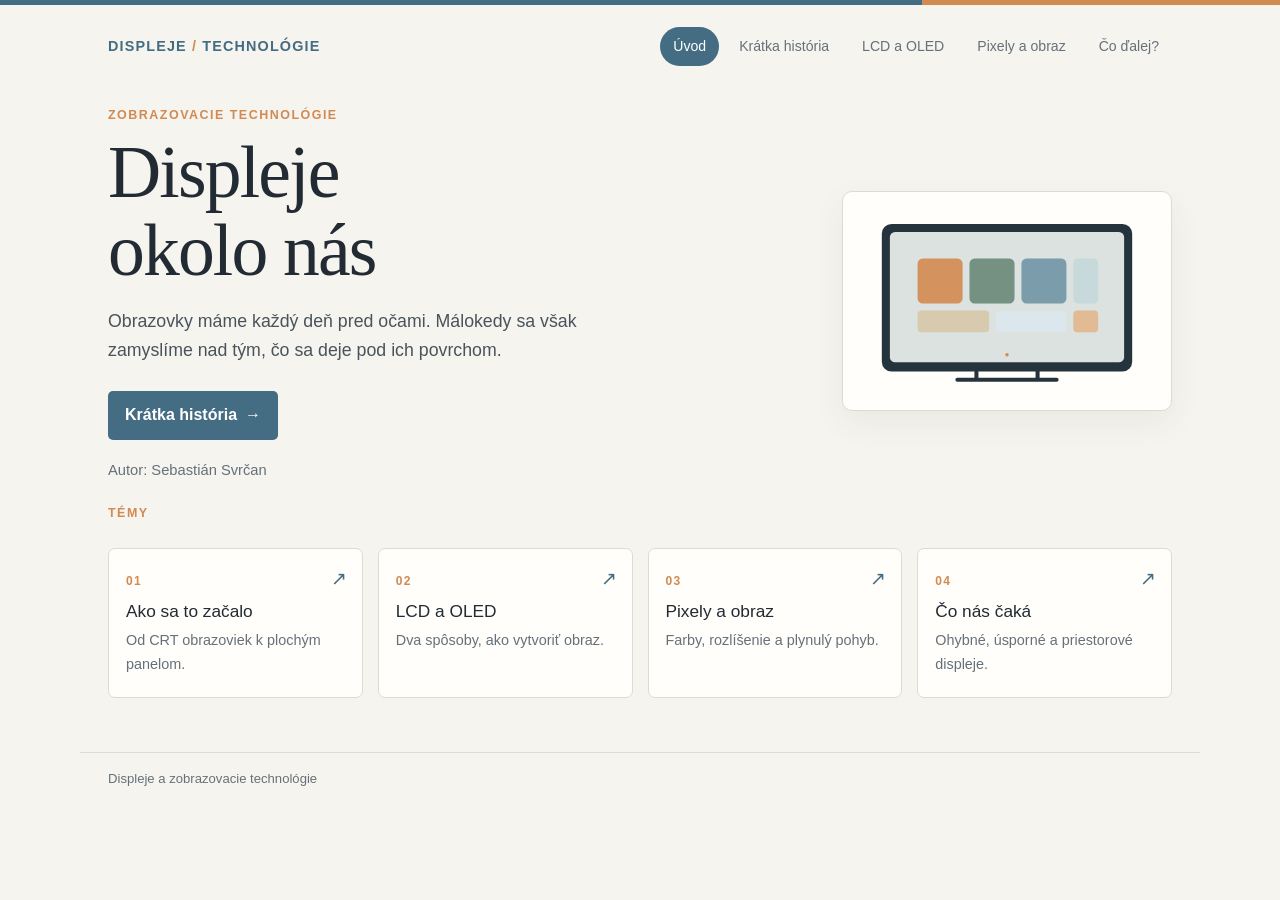
<file: index.html>
<!doctype html>
<html lang="sk"><head><meta charset="utf-8"><meta name="viewport" content="width=device-width,initial-scale=1"><meta name="theme-color" content="#f6f4ef"><title>Displeje a zobrazovacie technológie</title><link rel="stylesheet" href="style.css"></head>
<body><div class="topline"></div><header><a class="brand" href="index.html">Displeje <span>/</span> technológie</a><nav aria-label="Hlavná navigácia"><a class="active" href="index.html">Úvod</a><a href="historia.html">Krátka história</a><a href="technologie.html">LCD a OLED</a><a href="pixely.html">Pixely a obraz</a><a href="buducnost.html">Čo ďalej?</a></nav></header>
<main><section class="hero"><div class="reveal"><p class="eyebrow">Zobrazovacie technológie</p><h1 class="title">Displeje<br>okolo nás</h1><p class="lead">Obrazovky máme každý deň pred očami. Málokedy sa však zamyslíme nad tým, čo sa deje pod ich povrchom.</p><div class="actions"><a class="button" href="historia.html">Krátka história <span aria-hidden="true">→</span></a></div><p class="meta" style="margin-top:18px">Autor: Sebastián Svrčan</p></div>
<div class="visual cover-visual reveal delay" aria-label="Ilustrácia obrazovky s farebnými pixelmi"><svg viewBox="0 0 520 330" role="img" aria-labelledby="coverTitle"><title id="coverTitle">Farebné svetlo na obrazovke</title><rect x="43" y="31" width="434" height="256" rx="17" fill="#25343c"/><rect x="57" y="45" width="406" height="226" rx="9" fill="#e8ece7"/><rect x="57" y="45" width="406" height="226" rx="9" fill="#456d82" opacity=".08"/><g opacity=".93"><rect x="105" y="91" width="78" height="78" rx="9" fill="#d38c55"/><rect x="195" y="91" width="78" height="78" rx="9" fill="#6d8b7b"/><rect x="285" y="91" width="78" height="78" rx="9" fill="#7397a8"/><rect x="375" y="91" width="43" height="78" rx="8" fill="#c7d9dc"/><rect x="105" y="181" width="124" height="38" rx="7" fill="#d8c9ac"/><rect x="241" y="181" width="122" height="38" rx="7" fill="#dce8ed"/><rect x="375" y="181" width="43" height="38" rx="7" fill="#e3b88f"/></g><path d="M207 287v14m106-14v14m-139 0h172" stroke="#25343c" stroke-width="7" stroke-linecap="round"/><circle cx="260" cy="258" r="3" fill="#d18a52"/></svg></div></section>
<section id="mapa"><p class="eyebrow">Témy</p><div class="cards topic-cards"><a class="mini-card" href="historia.html"><span class="card-number">01</span><h3>Ako sa to začalo</h3><p>Od CRT obrazoviek k plochým panelom.</p><span class="card-arrow" aria-hidden="true">↗</span></a><a class="mini-card" href="technologie.html"><span class="card-number">02</span><h3>LCD a OLED</h3><p>Dva spôsoby, ako vytvoriť obraz.</p><span class="card-arrow" aria-hidden="true">↗</span></a><a class="mini-card" href="pixely.html"><span class="card-number">03</span><h3>Pixely a obraz</h3><p>Farby, rozlíšenie a plynulý pohyb.</p><span class="card-arrow" aria-hidden="true">↗</span></a><a class="mini-card" href="buducnost.html"><span class="card-number">04</span><h3>Čo nás čaká</h3><p>Ohybné, úsporné a priestorové displeje.</p><span class="card-arrow" aria-hidden="true">↗</span></a></div></section></main>
<footer class="footer"><p>Displeje a zobrazovacie technológie</p></footer></body></html>
</file>
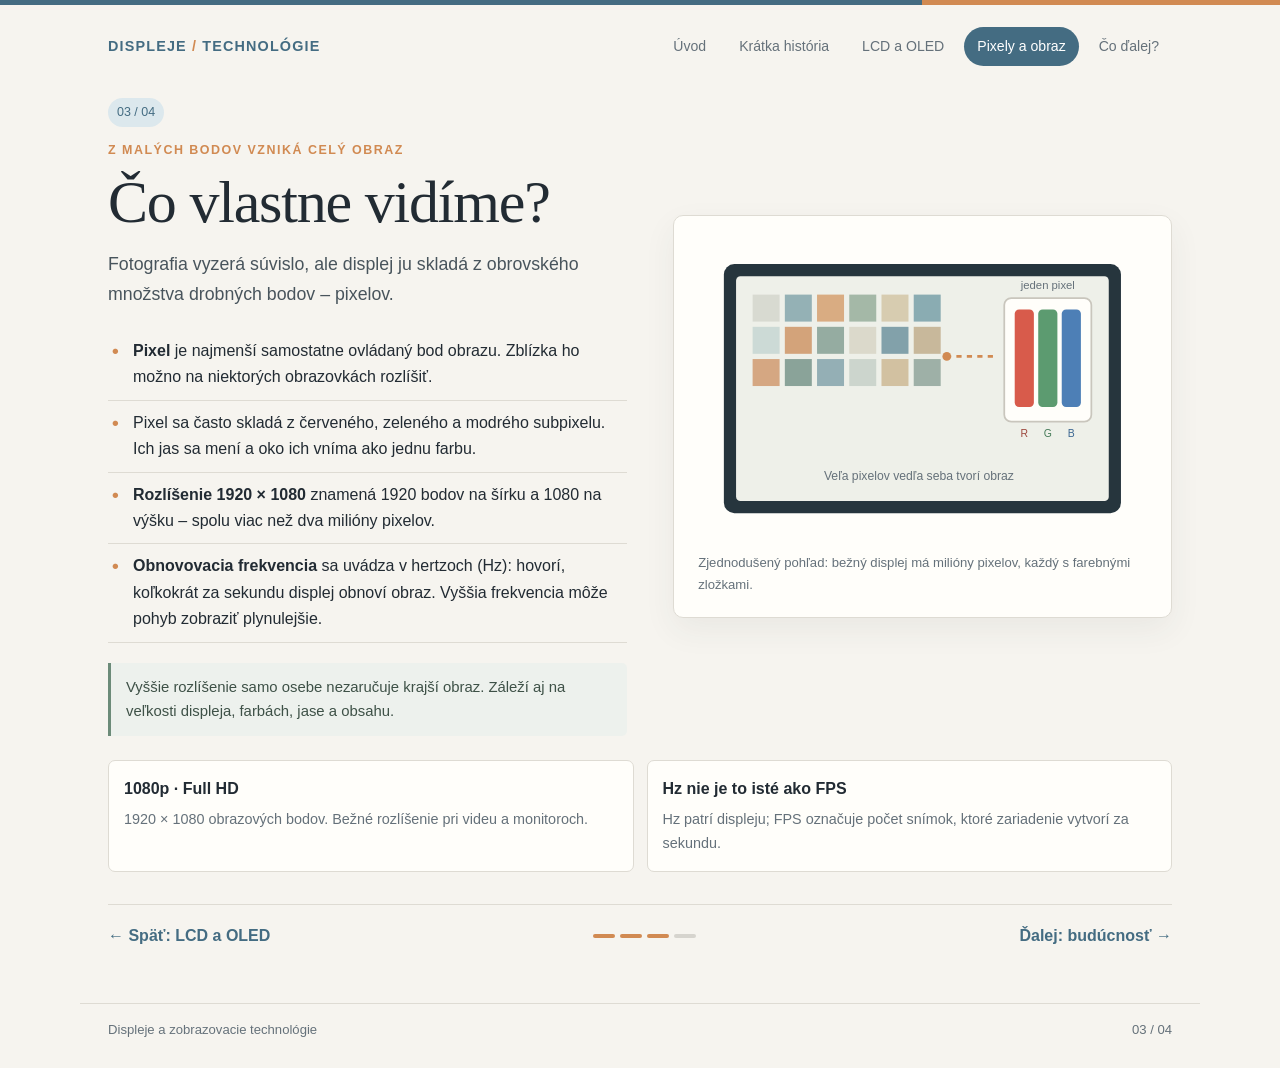
<file: pixely.html>
<!doctype html>
<html lang="sk"><head><meta charset="utf-8"><meta name="viewport" content="width=device-width,initial-scale=1"><title>Pixely a obraz na displeji</title><link rel="stylesheet" href="style.css"></head><body><div class="topline"></div><header><a class="brand" href="index.html">Displeje <span>/</span> technológie</a><nav aria-label="Hlavná navigácia"><a href="index.html">Úvod</a><a href="historia.html">Krátka história</a><a href="technologie.html">LCD a OLED</a><a class="active" href="pixely.html">Pixely a obraz</a><a href="buducnost.html">Čo ďalej?</a></nav></header>
<main><section class="content-grid"><div class="reveal"><span class="section-tag">03 / 04</span><p class="eyebrow">Z malých bodov vzniká celý obraz</p><h1 class="page-title">Čo vlastne vidíme?</h1><p class="lead">Fotografia vyzerá súvislo, ale displej ju skladá z obrovského množstva drobných bodov – pixelov.</p><ul class="points"><li><strong>Pixel</strong> je najmenší samostatne ovládaný bod obrazu. Zblízka ho možno na niektorých obrazovkách rozlíšiť.</li><li>Pixel sa často skladá z červeného, zeleného a modrého subpixelu. Ich jas sa mení a oko ich vníma ako jednu farbu.</li><li><strong>Rozlíšenie 1920 × 1080</strong> znamená 1920 bodov na šírku a 1080 na výšku – spolu viac než dva milióny pixelov.</li><li><strong>Obnovovacia frekvencia</strong> sa uvádza v hertzoch (Hz): hovorí, koľkokrát za sekundu displej obnoví obraz. Vyššia frekvencia môže pohyb zobraziť plynulejšie.</li></ul><div class="fact">Vyššie rozlíšenie samo osebe nezaručuje krajší obraz. Záleží aj na veľkosti displeja, farbách, jase a obsahu.</div><p class="timing">Časť 3 z 4 · Pri sledovaní videa si všímaj, či je pohyb plynulý alebo rozmazaný.</p></div>
<div class="visual reveal delay"><svg viewBox="0 0 520 350" role="img" aria-labelledby="pixelTitle"><title id="pixelTitle">Zväčšený pixel zložený z troch farebných subpixelov</title><rect x="32" y="30" width="456" height="286" rx="12" fill="#26353d"/><rect x="46" y="44" width="428" height="258" rx="5" fill="#eef0e9"/><g opacity=".9"><rect x="65" y="65" width="31" height="31" fill="#d6d8cf"/><rect x="102" y="65" width="31" height="31" fill="#8babb0"/><rect x="139" y="65" width="31" height="31" fill="#d7a577"/><rect x="176" y="65" width="31" height="31" fill="#9cb2a0"/><rect x="213" y="65" width="31" height="31" fill="#d5c9aa"/><rect x="250" y="65" width="31" height="31" fill="#80a5ad"/><rect x="65" y="102" width="31" height="31" fill="#c9d8d4"/><rect x="102" y="102" width="31" height="31" fill="#d19b6f"/><rect x="139" y="102" width="31" height="31" fill="#8ca59a"/><rect x="176" y="102" width="31" height="31" fill="#d9d7c8"/><rect x="213" y="102" width="31" height="31" fill="#7799a4"/><rect x="250" y="102" width="31" height="31" fill="#c4b393"/><rect x="65" y="139" width="31" height="31" fill="#d3a077"/><rect x="102" y="139" width="31" height="31" fill="#809b91"/><rect x="139" y="139" width="31" height="31" fill="#8ba9b0"/><rect x="176" y="139" width="31" height="31" fill="#c9d3ca"/><rect x="213" y="139" width="31" height="31" fill="#d0bc9a"/><rect x="250" y="139" width="31" height="31" fill="#96aaa0"/></g><path d="M287 136h56" stroke="#d18a52" stroke-width="3" stroke-dasharray="6 6"/><circle cx="288" cy="136" r="5" fill="#d18a52"/><rect x="354" y="69" width="100" height="142" rx="8" fill="#fffefa" stroke="#c9c6bd" stroke-width="2"/><text x="404" y="59" text-anchor="middle" fill="#65717a" font-size="13" font-family="Arial">jeden pixel</text><rect x="366" y="82" width="22" height="112" rx="5" fill="#d85b4b"/><rect x="393" y="82" width="22" height="112" rx="5" fill="#5c9b70"/><rect x="420" y="82" width="22" height="112" rx="5" fill="#4d7fb6"/><text x="377" y="229" text-anchor="middle" fill="#9c473d" font-size="12" font-family="Arial">R</text><text x="404" y="229" text-anchor="middle" fill="#477c5a" font-size="12" font-family="Arial">G</text><text x="431" y="229" text-anchor="middle" fill="#3c6792" font-size="12" font-family="Arial">B</text><text x="256" y="278" text-anchor="middle" fill="#65717a" font-size="14" font-family="Arial">Veľa pixelov vedľa seba tvorí obraz</text></svg><p class="caption">Zjednodušený pohľad: bežný displej má milióny pixelov, každý s farebnými zložkami.</p></div></section>
<div class="cards two"><div class="mini-card"><h3>1080p · Full HD</h3><p>1920 × 1080 obrazových bodov. Bežné rozlíšenie pri videu a monitoroch.</p></div><div class="mini-card"><h3>Hz nie je to isté ako FPS</h3><p>Hz patrí displeju; FPS označuje počet snímok, ktoré zariadenie vytvorí za sekundu.</p></div></div>
<details class="talk"><summary>Oporné body na rozprávanie · približne 2 minúty</summary><p>Ukáž na obrázku, že z bežnej vzdialenosti nevidíme samostatné farebné obdĺžniky – oko ich spojí do jedného obrazu. Vysvetli, že pixel je základný bod a červená, zelená a modrá zložka sa miešajú v rôznych pomeroch. Ako príklad použi Full HD: vynásobením 1920 a 1080 získame niečo vyše dva milióny bodov. Potom rozlíš obnovovaciu frekvenciu od snímkovej frekvencie: monitor môže obnovovať obraz napríklad 60-krát za sekundu, ale video alebo hra nemusia vždy dodať 60 nových snímok. Nakoniec pripomeň, že ostrosť závisí aj od veľkosti obrazovky a vzdialenosti, z ktorej sa pozeráme.</p></details><details class="talk"><summary>Rýchla otázka pre triedu</summary><p>Čo bude asi viditeľnejšie zblízka – obraz na veľkom televízore s rovnakým počtom pixelov alebo na malom displeji? (Záleží na hustote pixelov a na tom, ako ďaleko od obrazovky stojíme.)</p></details><div class="pager"><a href="technologie.html">← Späť: LCD a OLED</a><div class="progress" aria-label="Stránka 3 zo 4"><i class="on"></i><i class="on"></i><i class="on"></i><i></i></div><a href="buducnost.html">Ďalej: budúcnosť →</a></div></main><footer class="footer"><p>Displeje a zobrazovacie technológie</p><p>03 / 04</p></footer></body></html>
</file>
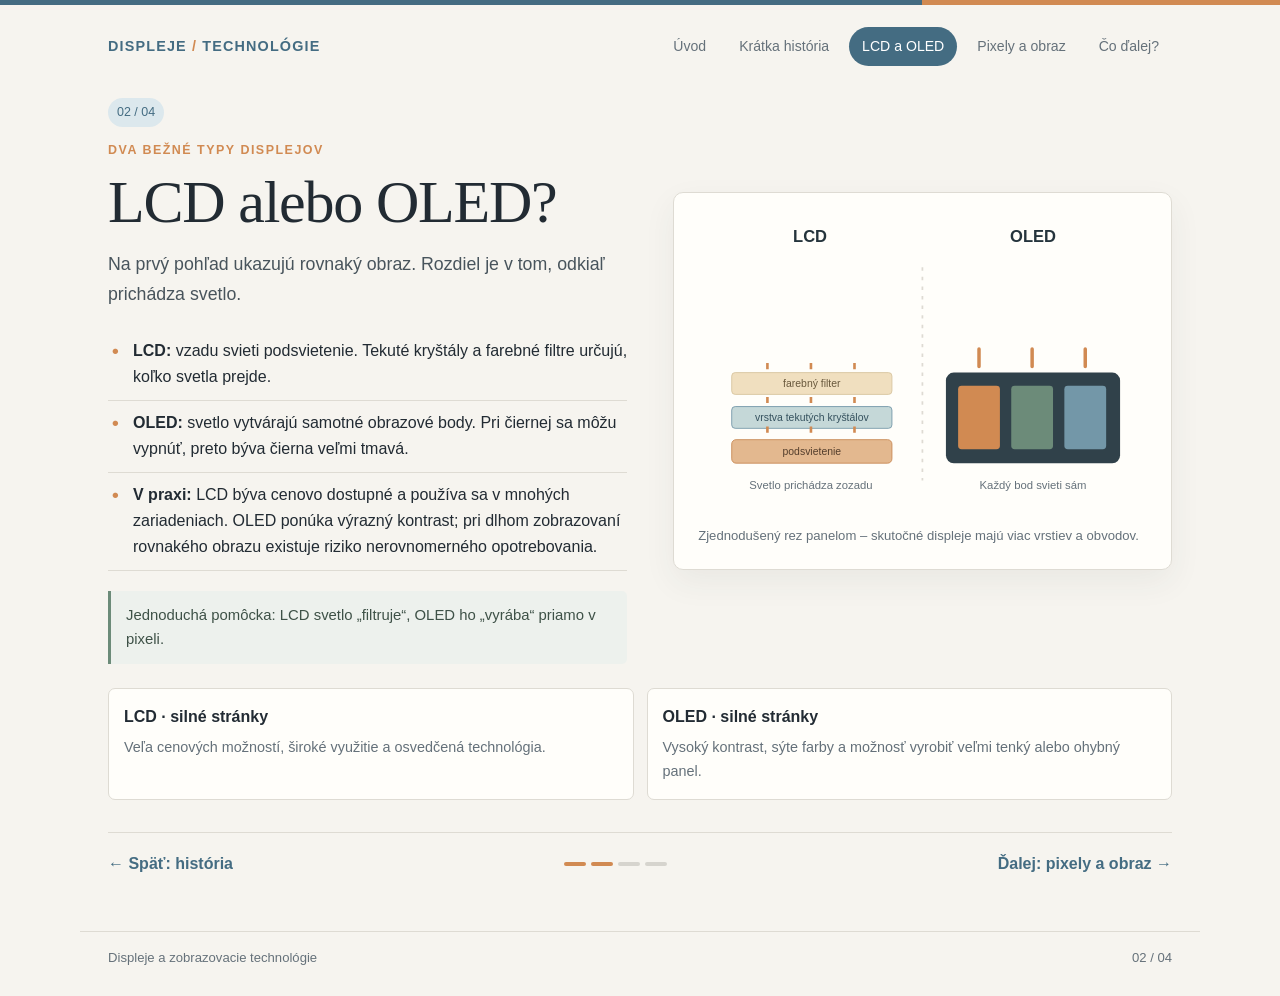
<file: technologie.html>
<!doctype html>
<html lang="sk"><head><meta charset="utf-8"><meta name="viewport" content="width=device-width,initial-scale=1"><title>LCD a OLED – ako fungujú</title><link rel="stylesheet" href="style.css"></head><body><div class="topline"></div><header><a class="brand" href="index.html">Displeje <span>/</span> technológie</a><nav aria-label="Hlavná navigácia"><a href="index.html">Úvod</a><a href="historia.html">Krátka história</a><a class="active" href="technologie.html">LCD a OLED</a><a href="pixely.html">Pixely a obraz</a><a href="buducnost.html">Čo ďalej?</a></nav></header>
<main><section class="content-grid"><div class="reveal"><span class="section-tag">02 / 04</span><p class="eyebrow">Dva bežné typy displejov</p><h1 class="page-title">LCD alebo OLED?</h1><p class="lead">Na prvý pohľad ukazujú rovnaký obraz. Rozdiel je v tom, odkiaľ prichádza svetlo.</p><ul class="points"><li><strong>LCD:</strong> vzadu svieti podsvietenie. Tekuté kryštály a farebné filtre určujú, koľko svetla prejde.</li><li><strong>OLED:</strong> svetlo vytvárajú samotné obrazové body. Pri čiernej sa môžu vypnúť, preto býva čierna veľmi tmavá.</li><li><strong>V praxi:</strong> LCD býva cenovo dostupné a používa sa v mnohých zariadeniach. OLED ponúka výrazný kontrast; pri dlhom zobrazovaní rovnakého obrazu existuje riziko nerovnomerného opotrebovania.</li></ul><div class="fact">Jednoduchá pomôcka: LCD svetlo „filtruje“, OLED ho „vyrába“ priamo v pixeli.</div><p class="timing">Časť 2 z 4 · Ak máš poruke mobil alebo notebook, skús zistiť, aký panel používa.</p></div>
<div class="visual reveal delay"><svg viewBox="0 0 520 345" role="img" aria-labelledby="techTitle"><title id="techTitle">Porovnanie vrstiev LCD a OLED obrazovky</title><text x="131" y="31" text-anchor="middle" fill="#25343c" font-size="19" font-weight="bold" font-family="Arial">LCD</text><text x="387" y="31" text-anchor="middle" fill="#25343c" font-size="19" font-weight="bold" font-family="Arial">OLED</text><rect x="41" y="258" width="184" height="27" rx="5" fill="#e3b88f" stroke="#c88954"/><text x="133" y="276" text-anchor="middle" fill="#543e2c" font-size="12" font-family="Arial">podsvietenie</text><rect x="41" y="220" width="184" height="25" rx="4" fill="#c5d8d8" stroke="#7397a8"/><text x="133" y="237" text-anchor="middle" fill="#35515e" font-size="12" font-family="Arial">vrstva tekutých kryštálov</text><rect x="41" y="181" width="184" height="25" rx="4" fill="#f0dfbf" stroke="#d7c59f"/><text x="133" y="198" text-anchor="middle" fill="#68583c" font-size="12" font-family="Arial">farebný filter</text><path d="M82 250v-7m50 7v-7m50 7v-7" stroke="#d18a52" stroke-width="3"/><path d="M82 216v-7m50 7v-7m50 7v-7" stroke="#d18a52" stroke-width="3"/><path d="M82 177v-7m50 7v-7m50 7v-7" stroke="#d18a52" stroke-width="3"/><rect x="287" y="181" width="200" height="104" rx="9" fill="#30414a"/><g><rect x="301" y="196" width="48" height="73" rx="4" fill="#d18a52"/><rect x="362" y="196" width="48" height="73" rx="4" fill="#6c8b79"/><rect x="423" y="196" width="48" height="73" rx="4" fill="#7397a8"/></g><path d="M325 174v-20m61 20v-20m61 20v-20" stroke="#d18a52" stroke-width="4" stroke-linecap="round"/><text x="387" y="315" text-anchor="middle" fill="#65717a" font-size="13" font-family="Arial">Každý bod svieti sám</text><path d="M260 60v245" stroke="#dedbd3" stroke-width="2" stroke-dasharray="4 7"/><text x="132" y="315" text-anchor="middle" fill="#65717a" font-size="13" font-family="Arial">Svetlo prichádza zozadu</text></svg><p class="caption">Zjednodušený rez panelom – skutočné displeje majú viac vrstiev a obvodov.</p></div></section>
<div class="cards two"><div class="mini-card"><h3>LCD · silné stránky</h3><p>Veľa cenových možností, široké využitie a osvedčená technológia.</p></div><div class="mini-card"><h3>OLED · silné stránky</h3><p>Vysoký kontrast, sýte farby a možnosť vyrobiť veľmi tenký alebo ohybný panel.</p></div></div>
<details class="talk"><summary>Oporné body na rozprávanie · približne 2 minúty</summary><p>Vysvetli to na príklade baterky a žalúzií. Pri LCD je „baterkou“ podsvietenie na zadnej strane. Kryštály v paneli menia, koľko svetla prejde cez farebný filter. Pri OLED je každý bod skôr ako malá vlastná žiarovka. Keď má byť bod čierny, môže sa vypnúť. Preto OLED často dosiahne hlbšiu čiernu, najmä v tmavej miestnosti. Netreba však hovoriť, že OLED je vždy lepší – LCD môže byť dostupnejšia voľba a oba typy sa líšia podľa konkrétneho modelu. Pri OLED môže dlhodobý statický obraz prispieť k nerovnomernému opotrebovaniu, preto výrobcovia používajú ochranné funkcie.</p></details><div class="pager"><a href="historia.html">← Späť: história</a><div class="progress" aria-label="Stránka 2 zo 4"><i class="on"></i><i class="on"></i><i></i><i></i></div><a href="pixely.html">Ďalej: pixely a obraz →</a></div></main><footer class="footer"><p>Displeje a zobrazovacie technológie</p><p>02 / 04</p></footer></body></html>
</file>
<file: style.css>
:root{--paper:#f6f4ef;--ink:#222b33;--muted:#65717a;--blue:#446c82;--blue-light:#dce8ed;--orange:#d18a52;--line:#dedbd3;--white:#fffefa;--green:#6c8b79}*{box-sizing:border-box}html{scroll-behavior:smooth}body{margin:0;background:var(--paper);color:var(--ink);font:16px/1.65 'DM Sans',Arial,sans-serif}a{color:inherit}.topline{height:5px;background:linear-gradient(90deg,var(--blue) 0 72%,var(--orange) 72%)}header{max-width:1120px;margin:auto;padding:22px 28px 14px;display:flex;align-items:center;justify-content:space-between;gap:20px}.brand{font-size:.9rem;font-weight:700;letter-spacing:.08em;text-transform:uppercase;color:var(--blue);text-decoration:none}.brand span{color:var(--orange)}nav{display:flex;flex-wrap:wrap;gap:7px;justify-content:flex-end}nav a{font-size:.88rem;text-decoration:none;color:var(--muted);padding:7px 11px;border-radius:6px;transition:background .2s,color .2s}nav a:hover,nav a.active{background:var(--blue-light);color:var(--ink)}main{max-width:1120px;margin:18px auto 0;padding:0 28px 54px}.eyebrow{font-size:.78rem;font-weight:700;letter-spacing:.12em;text-transform:uppercase;color:var(--orange);margin:0 0 9px}.hero,.content-grid{display:grid;grid-template-columns:1.02fr .98fr;align-items:center;gap:46px}.hero{min-height:475px}.content-grid{min-height:430px}.title{font:clamp(2.7rem,6vw,4.6rem)/1.05 'DM Serif Display',Georgia,serif;letter-spacing:-.025em;margin:0 0 18px}.page-title{font:clamp(2.35rem,5vw,3.75rem)/1.1 'DM Serif Display',Georgia,serif;letter-spacing:-.02em;margin:0 0 15px}.lead{font-size:1.11rem;color:#48545c;max-width:610px;margin:0 0 20px}.meta{color:var(--muted);font-size:.92rem}.actions{display:flex;align-items:center;gap:12px;margin-top:26px}.button{display:inline-flex;align-items:center;gap:8px;background:var(--blue);color:white;text-decoration:none;padding:11px 17px;border-radius:5px;font-weight:600;transition:transform .2s,background .2s}.button:hover{background:#35576b;transform:translateY(-2px)}.quiet-link{color:var(--blue);font-weight:600;text-decoration:none}.visual{background:var(--white);border:1px solid var(--line);border-radius:10px;padding:22px;box-shadow:0 12px 32px #303a4010}.visual svg{width:100%;height:auto;display:block}.caption{color:var(--muted);font-size:.82rem;margin:9px 2px 0}.section-tag{display:inline-block;font-size:.78rem;color:var(--blue);background:var(--blue-light);padding:4px 9px;border-radius:20px;margin-bottom:13px}.points{padding:0;list-style:none;margin:20px 0}.points li{padding:9px 0 9px 25px;position:relative;border-bottom:1px solid var(--line)}.points li:before{content:'•';position:absolute;left:4px;color:var(--orange);font-weight:700;font-size:1.2rem;line-height:1.4}.fact{background:#edf1ed;border-left:3px solid var(--green);padding:12px 15px;border-radius:0 5px 5px 0;color:#3e5147;font-size:.93rem}.timing{font-size:.83rem;color:var(--muted);margin-top:16px}.talk{border-top:1px solid var(--line);margin-top:22px;padding-top:16px}.talk summary{cursor:pointer;color:var(--blue);font-weight:600}.talk p{color:#515d64;font-size:.94rem;max-width:780px}.pager{display:flex;justify-content:space-between;align-items:center;margin-top:32px;padding-top:18px;border-top:1px solid var(--line)}.pager a{text-decoration:none;color:var(--blue);font-weight:600}.progress{display:flex;gap:5px;align-items:center}.progress i{display:block;width:22px;height:4px;border-radius:4px;background:#d6d4ce}.progress i.on{background:var(--orange)}.mini-card{background:var(--white);border:1px solid var(--line);border-radius:7px;padding:15px}.mini-card h3{font-size:1rem;margin:0 0 6px}.mini-card p{margin:0;color:var(--muted);font-size:.9rem}.cards{display:grid;grid-template-columns:repeat(3,1fr);gap:13px;margin-top:24px}.cards.two{grid-template-columns:repeat(2,1fr)}.footer{max-width:1120px;margin:0 auto;padding:0 28px 27px;color:var(--muted);font-size:.82rem;display:flex;justify-content:space-between;gap:18px;border-top:1px solid var(--line)}.footer p{margin:15px 0 0}.sources a{color:var(--blue)}.reveal{opacity:0;transform:translateY(8px);animation:rise .55s ease forwards}.reveal.delay{animation-delay:.12s}@keyframes rise{to{opacity:1;transform:translateY(0)}}@media(max-width:740px){header{align-items:flex-start;flex-direction:column;padding:18px 19px 10px}nav{justify-content:flex-start}main{padding:0 19px 38px}.hero,.content-grid{grid-template-columns:1fr;gap:20px;min-height:0;padding:35px 0}.hero .visual{order:-1}.title{font-size:3.1rem}.cards{grid-template-columns:1fr}.cards.two{grid-template-columns:1fr}.footer{padding:0 19px 22px;flex-direction:column}.visual{padding:15px}}
@media(prefers-reduced-motion:reduce){*,*:before,*:after{scroll-behavior:auto!important;animation-duration:.01ms!important;transition-duration:.01ms!important}}
/* Jemnejšie a výraznejšie klikateľné odkazy na úvodnej stránke */
nav a{border-radius:22px;padding:8px 13px}nav a.active{background:var(--blue);color:white}nav a:hover{background:var(--blue-light);color:var(--ink)}.cover-visual{max-width:385px;justify-self:end;padding:14px}.hero{min-height:405px}.topic-cards{grid-template-columns:repeat(4,minmax(0,1fr));gap:15px}.topic-cards .mini-card{position:relative;display:block;min-height:150px;padding:18px 17px 20px;text-decoration:none!important;transition:transform .2s,border-color .2s,box-shadow .2s}.topic-cards .mini-card:hover{transform:translateY(-4px);border-color:#9ab3bc;box-shadow:0 10px 22px #303a4012}.topic-cards .mini-card h3{margin:8px 0 7px;font:1.08rem 'DM Sans',Arial,sans-serif}.card-number{font-size:.75rem;letter-spacing:.12em;color:var(--orange);font-weight:700}.card-arrow{position:absolute;right:15px;top:14px;color:var(--blue);font-size:1.2rem;transition:transform .2s}.topic-cards .mini-card:hover .card-arrow{transform:translate(2px,-2px)}.talk,.timing{display:none!important}.real-photo{margin:0}.real-photo img{width:100%;height:auto;display:block;border-radius:5px}.real-photo figcaption{margin-top:10px;color:var(--muted);font-size:.76rem;line-height:1.45}.real-photo figcaption a,.photo-row figcaption a{color:var(--blue)}.photo-stack{display:grid;gap:10px;padding:13px}.photo-row{margin:0;display:grid;grid-template-columns:130px minmax(0,1fr);align-items:center;gap:12px;padding:9px;background:#fff;border:1px solid var(--line);border-radius:7px}.photo-frame{width:130px;height:100px;display:grid;place-items:center;overflow:hidden;background:#f1f0eb;border-radius:5px}.photo-frame img{width:100%;height:100%;object-fit:contain;display:block}.photo-row figcaption{display:grid;gap:3px;align-content:center}.photo-row figcaption strong{font-size:.92rem}.photo-row figcaption span{font-size:.78rem;line-height:1.4;color:var(--muted)}.photo-row figcaption small{font-size:.66rem;line-height:1.45;color:var(--muted)}@media(max-width:740px){.photo-stack{gap:8px;padding:12px}.photo-row{grid-template-columns:110px minmax(0,1fr);gap:10px}.photo-frame{width:110px;height:85px}}@media(max-width:950px){.topic-cards{grid-template-columns:repeat(2,minmax(0,1fr))}}@media(max-width:740px){.cover-visual{max-width:340px;justify-self:center}.hero{min-height:0}.topic-cards{grid-template-columns:1fr}}.photo-credits{margin-top:20px;color:var(--muted);font-size:.76rem}.photo-credits summary{cursor:pointer;color:var(--blue);font-size:.8rem;font-weight:600}.photo-credits p{margin:7px 0;line-height:1.5}.photo-credits a{color:var(--blue)}
</file>
